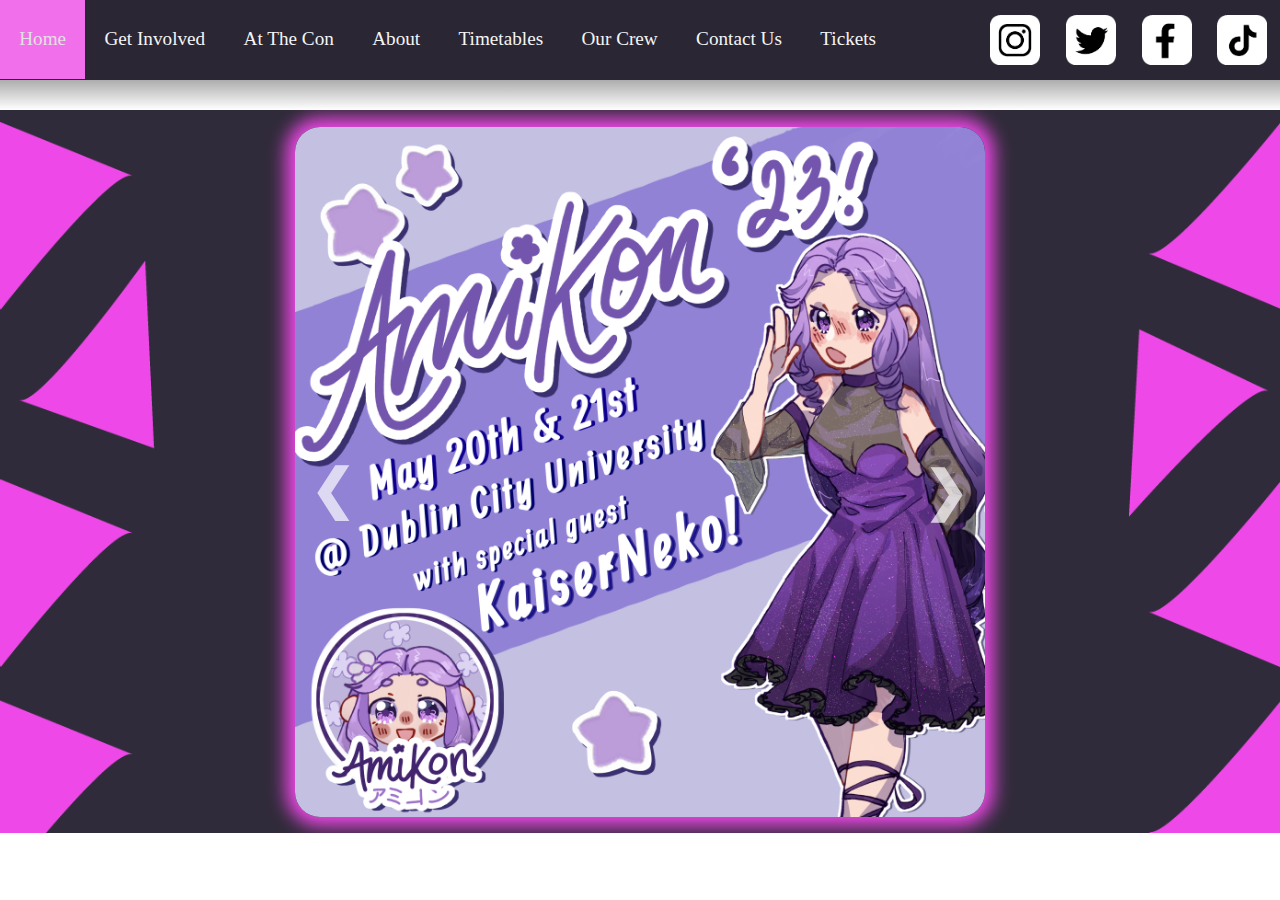
<file: index.html>
<!DOCTYPE html>
<html lang="en">

<head>
    <title>Anime and Manga Convention | Amikon</title>
    <meta charset="UTF-8">
    <meta name="description" content="Home section for the Amikon Convention">
    <meta name="viewport" content="width=device-width, initial-scale=1.0">
    <link rel="stylesheet" href="styles/base.css">
    <link rel="stylesheet" href="styles/index.css">
    <link rel="shortcut icon" href="favicon.ico">
    <!--
		
             #made by ur boi CorrupDTA#7930, (I spent my weekend on this ok).
			 
			 
        -->
</head>

<body>
    <div class="nav-cont">
    <div class="topnav" id="myTopnav">
        <span class="home"><a class="navfirst" href="index.html">Home</a></span>
        <a href="involvement.html">Get Involved</a>
        <a href="atthecon.html"> At The Con</a>
        <a href="about.html">About</a>
        <a href="timetables.html"> Timetables</a>
        <a href="crew.html"> Our Crew</a>
        <a href="contact.html"> Contact Us</a>
        <a href="https://dcusu.ticketsolve.com/ticketbooth/shows/873635685"> Tickets</a>
        <!-- why are comments so weird in html -->
        <div class="social" id="socials">
            <a href="https://www.tiktok.com/@amikonconvention"> <img src="img/tiktok.png" alt="Tiktok logo"> </a>
            <a href="https://www.facebook.com/amikondublin/"> <img src="img/facebook.png" alt="Facebook logo"> </a>
            <a href="https://twitter.com/AmiKonDublin"> <img src="img/twitter.png" alt="Twitter logo"></a>
            <a href="https://www.instagram.com/amikondublin/?hl=en"> <img src="img/instagram.png" alt="Instagram Logo">
            </a>
        </div>
        <a href="javascript:void(0);" class="icon" onclick="myFunction()">
            <img class="ico" src="img/fabar.png" alt="navbar">
        </a>
    </div>
    <div class="top-spacer"></div>
</div>

    <!-- the body starts here -->
    <div class="main">
        <div class="content">
            <!-- CONTENT GOES HERE -->
            <div class="slideshow-container">
                <div class="slide fade">
                    <img src="img/slide/amiposter.png" alt="Amikon Poster">
                </div>
                <div class="slide fade">
                    <img src="img/slide/kaiser 1x1.png" alt="Kaiser">
                </div>
                
                <!-- Cosplay Creators-->
                <div class="slide fade">
                    <img src="img/slide/lowlowcheese 1x1.png" alt="lowlowcheese">
                </div>
                <div class="slide fade">
                    <img src="img/slide/jericho 1x1.png" alt="Jericho">
                </div>
                <div class="slide fade">
                    <img src="img/slide/hannyu 1x1.png" alt="Hannyu">
                </div>
                <div class="slide fade">
                    <img src="img/slide/eevee 1x1.png" alt="Eevee">
                </div>
                <div class="slide fade">
                    <img src="img/slide/jay brown 1x1.png" alt="Jay Brown">
                </div>

                <!-- Content Creators-->
                <div class="slide fade">
                    <img src="img/slide/1x1 content creator.png" alt="Black V">
                </div>
                <div class="slide fade">
                    <img src="img/slide/cakejumper 1x1 website.jpg" alt="Cakejumper">
                </div>
                <div class="slide fade">
                    <img src="img/slide/Evergreen 1x1 website.jpg" alt="Evergreen">
                </div>

                <a class="next" onclick="plusSlides(1)">&#10095;</a>
                <a class="prev" onclick="plusSlides(-1)">&#10095;</a>
            </div>
        </div>
    </div>

    <!-- the footer is here -->
    <footer>
    </footer>
    <script src="scripts/slide.js"></script>
    <script src="scripts/nav.js"></script>
</body>
</html>
</file>
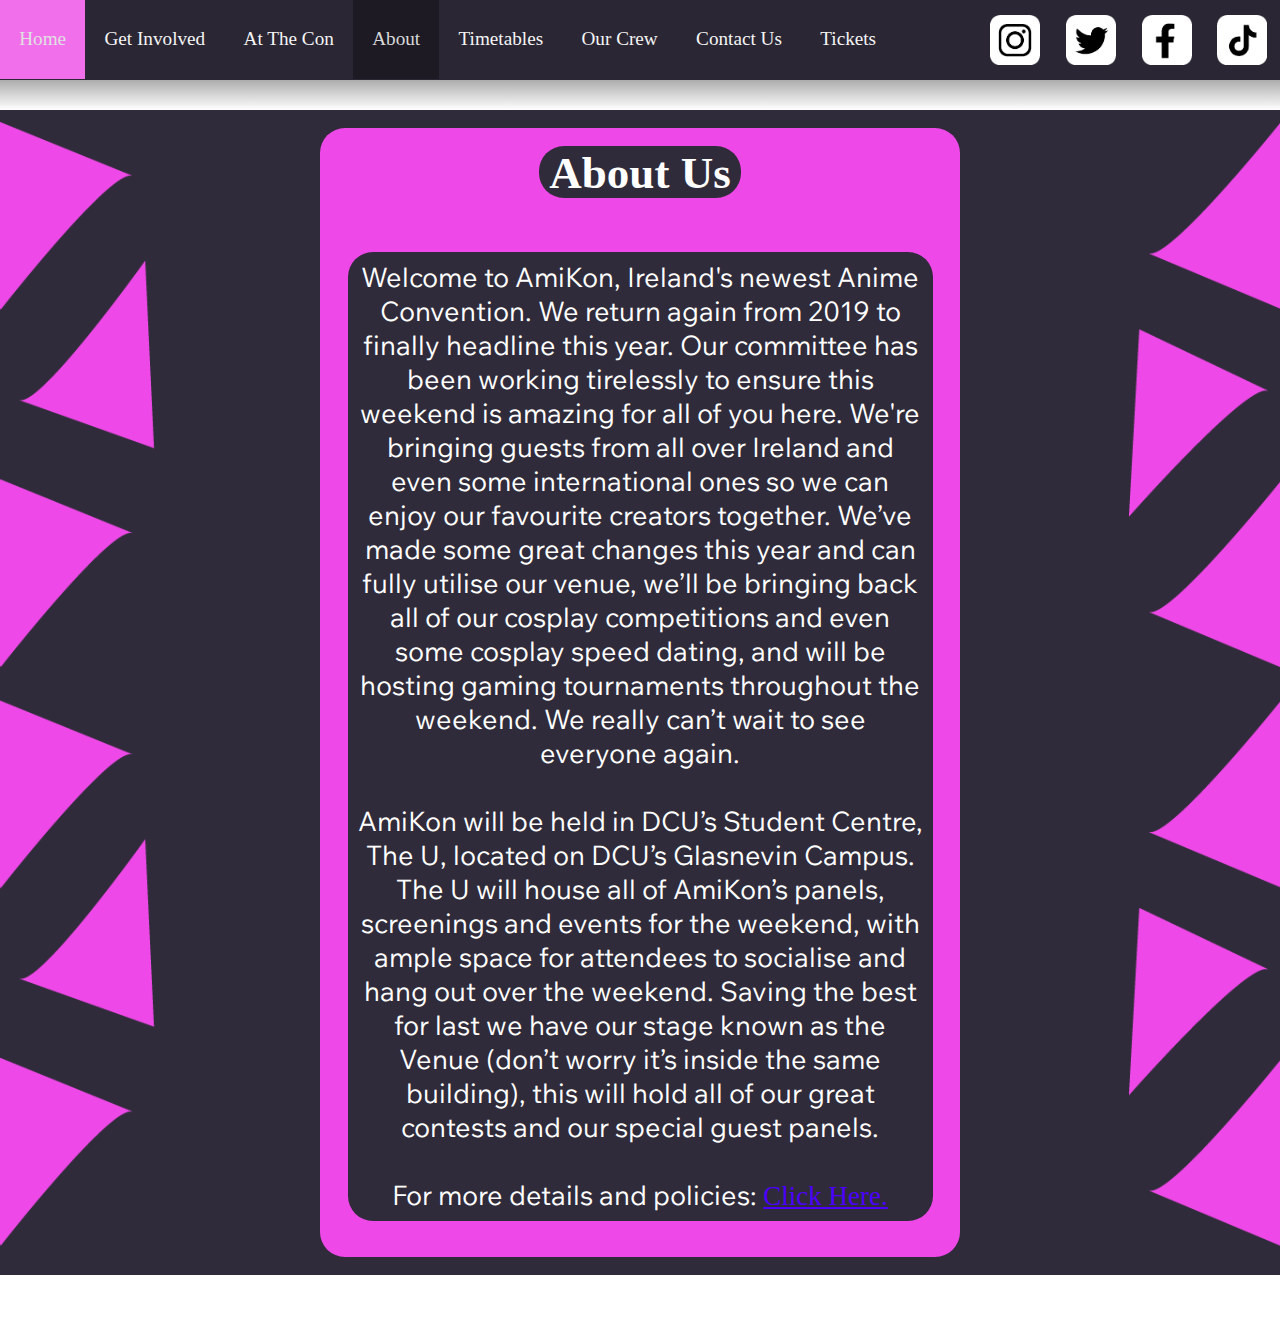
<file: about.html>
<!DOCTYPE html>
<html lang="en">

<head>
    <title>Anime and Manga Convention | Amikon</title>
    <meta charset="UTF-8">
    <meta name="description" content="Home section for the Amikon Convention">
    <meta name="viewport" content="width=device-width, initial-scale=1.0">
    <link rel="stylesheet" href="styles/base.css">
    <link rel="stylesheet" href="styles/about.css">
    <link rel="shortcut icon" href="favicon.ico">
    <script src="scripts/nav.js"></script>
    <!--
		
             #made by ur boi CorrupDTA#7930, (I spent my weekend on this ok).
			 
			 
        -->
</head>

<body>
    <div class="nav-cont">
    <div class="topnav" id="myTopnav">
        <span class="home"><a class="navfirst" href="index.html">Home</a></span>
        <a href="involvement.html">Get Involved</a>
        <a href="atthecon.html"> At The Con</a>
        <a class="current" href="about.html">About</a>
        <a href="timetables.html"> Timetables</a>
        <a href="crew.html"> Our Crew</a>
        <a href="contact.html"> Contact Us</a>
        <a href="https://dcusu.ticketsolve.com/ticketbooth/shows/873635685"> Tickets</a>
        <!-- why are comments so weird in html -->
        <div class="social" id="socials">
            <a href="https://www.tiktok.com/@amikonconvention"> <img src="img/tiktok.png" alt="Tiktok logo"> </a>
            <a href="https://www.facebook.com/amikondublin/"> <img src="img/facebook.png" alt="Facebook logo"> </a>
            <a href="https://twitter.com/AmiKonDublin"> <img src="img/twitter.png" alt="Twitter logo"></a>
            <a href="https://www.instagram.com/amikondublin/?hl=en"> <img src="img/instagram.png" alt="Instagram Logo">
            </a>
        </div>
        <a href="javascript:void(0);" class="icon" onclick="myFunction()">
            <img class="ico" src="img/fabar.png" alt="navbar">
        </a>
    </div>
    <div class="top-spacer"></div>
    </div>
    <!-- the body starts here -->
    <div class="main">
        <div class="content">
            <!-- CONTENT GOES HERE -->
            <div class="header">
                <h1>About Us</h1>
            </div>
            <div class="subcontent">
                <p>Welcome to AmiKon, Ireland's newest Anime Convention. We return again from 2019 to finally headline this year. 
                   Our committee has been working tirelessly to ensure this weekend is amazing for all of you here. 
                   We're bringing guests from all over Ireland and even some international ones so we can enjoy our favourite creators together. 
                   We’ve made some great changes this year and can fully utilise our venue, we’ll be bringing back all of our cosplay competitions 
                   and even some cosplay speed dating, and will be hosting gaming tournaments throughout the weekend. We really can’t wait to see everyone again.<br><br>
                   AmiKon will be held in DCU’s Student Centre, The U, located on DCU’s Glasnevin Campus. 
                   The U will house all of AmiKon’s panels, screenings and events for the weekend, with ample space for attendees to 
                   socialise and hang out over the weekend. Saving the best for last we have our stage known as the Venue 
                   (don’t worry it’s inside the same building), this will hold all of our great contests and our special guest panels.<br><br>
                   For more details and policies: <a href="img/AmiKon_2023_Policy_Guide.pdf" target="_blank">Click Here.</a>
                </p>
            </div>
        </div>
    </div>
    <!-- the footer is here -->
    <footer>
    </footer>
</body>

</html>
</file>
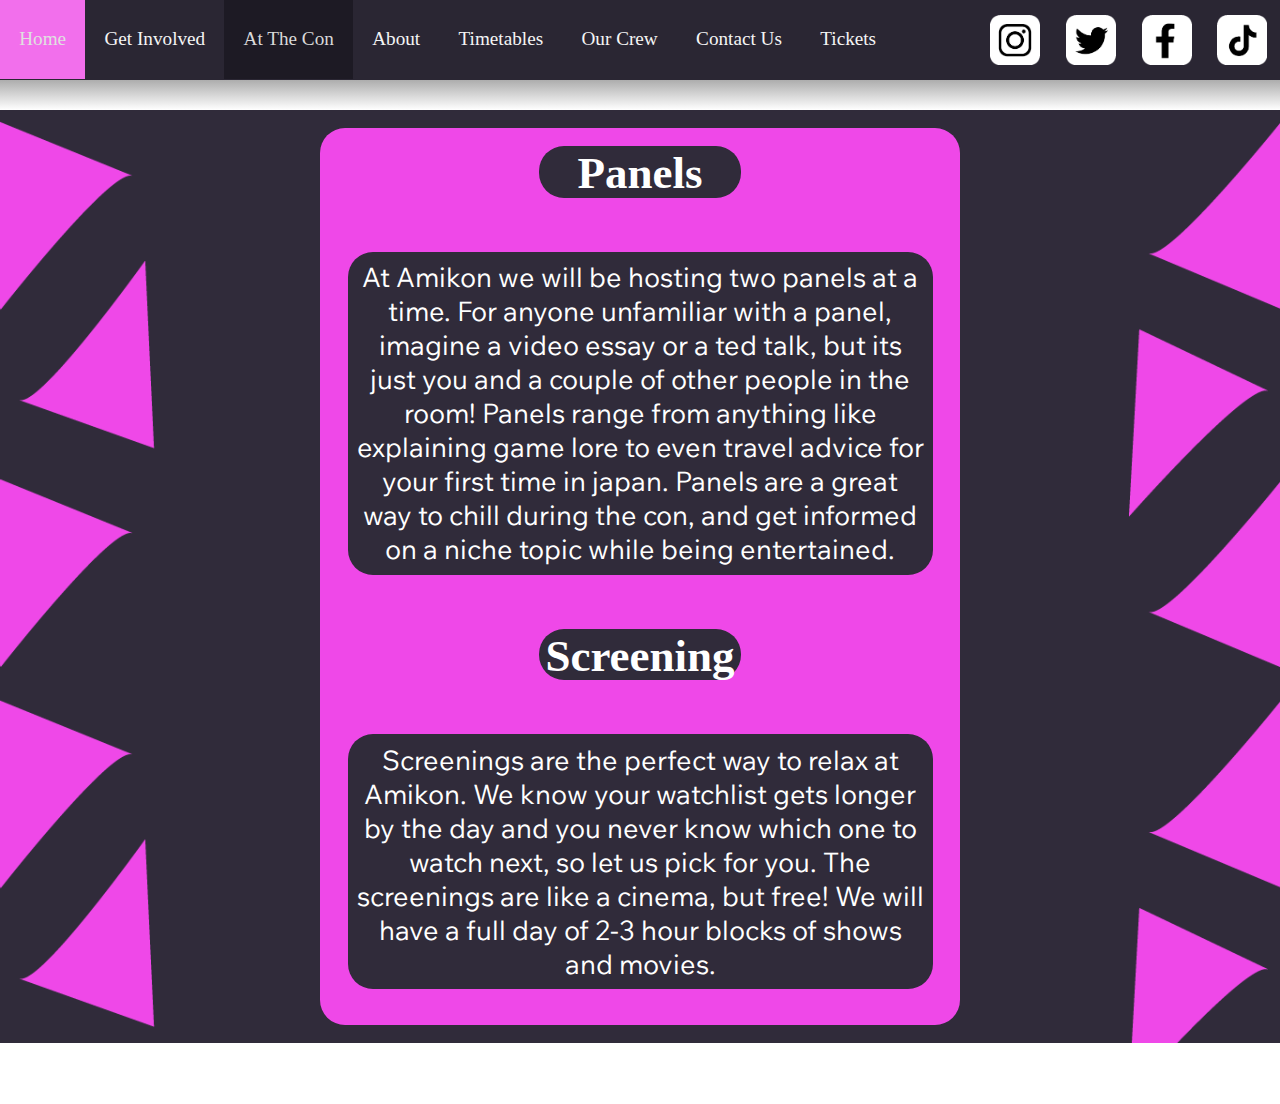
<file: atthecon.html>
<!DOCTYPE html>
<html lang="en">

<head>
    <title>Anime and Manga Convention | Amikon</title>
    <meta charset="UTF-8">
    <meta name="description" content="Home section for the Amikon Convention">
    <meta name="viewport" content="width=device-width, initial-scale=1.0">
    <link rel="stylesheet" href="styles/base.css">
    <link rel="stylesheet" href="styles/about.css">
    <link rel="shortcut icon" href="favicon.ico">
    <script src="scripts/nav.js"></script>
    <!--
		
             #made by ur boi CorrupDTA#7930, (I spent my weekend on this ok).
			 
			 
        -->
</head>

<body>
    <div class="nav-cont">
    <div class="topnav" id="myTopnav">
        <span class="home"><a class="navfirst" href="index.html">Home</a></span>
        <a href="involvement.html">Get Involved</a>
        <a class="current" href="atthecon.html"> At The Con</a>
        <a href="about.html">About</a>
        <a href="timetables.html"> Timetables</a>
        <a href="crew.html"> Our Crew</a>
        <a href="contact.html"> Contact Us</a>
        <a href="https://dcusu.ticketsolve.com/ticketbooth/shows/873635685"> Tickets</a>
        <!-- why are comments so weird in html -->
        <div class="social" id="socials">
            <a href="https://www.tiktok.com/@amikonconvention"> <img src="img/tiktok.png" alt="Tiktok logo"> </a>
            <a href="https://www.facebook.com/amikondublin/"> <img src="img/facebook.png" alt="Facebook logo"> </a>
            <a href="https://twitter.com/AmiKonDublin"> <img src="img/twitter.png" alt="Twitter logo"></a>
            <a href="https://www.instagram.com/amikondublin/?hl=en"> <img src="img/instagram.png" alt="Instagram Logo">
            </a>
        </div>
        <a href="javascript:void(0);" class="icon" onclick="myFunction()">
            <img class="ico" src="img/fabar.png" alt="navbar">
        </a>
    </div>
    <div class="top-spacer"></div>
    </div>
    <!-- the body starts here -->
    <div class="main">
        <div class="content">
            <!-- CONTENT GOES HERE -->
            <div class="header">
                <h1>Panels</h1>
            </div>
            <div class="subcontent">
                <p>At Amikon we will be hosting two panels at a time. For anyone unfamiliar with a panel,
                    imagine a video essay or a ted talk, but its just you and a couple of other people in
                    the room! Panels range from anything like explaining game lore to even travel advice 
                    for your first time in japan. Panels are a great way to chill during the con, and get
                    informed on a niche topic while being entertained.</p>
            </div>
            <div class="header">
                <h1>Screening</h1>
            </div>
            <div class="subcontent">
                <p>Screenings are the perfect way to relax at Amikon. We know your watchlist gets longer by 
                    the day and you never know which one to watch next, so let us pick for you. The screenings
                    are like a cinema, but free! We will have a full day of 2-3 hour blocks of shows and movies.</p>
            </div>
        </div>
    </div>
    <!-- the footer is here -->
    <footer>
    </footer>
</body>

</html>
</file>
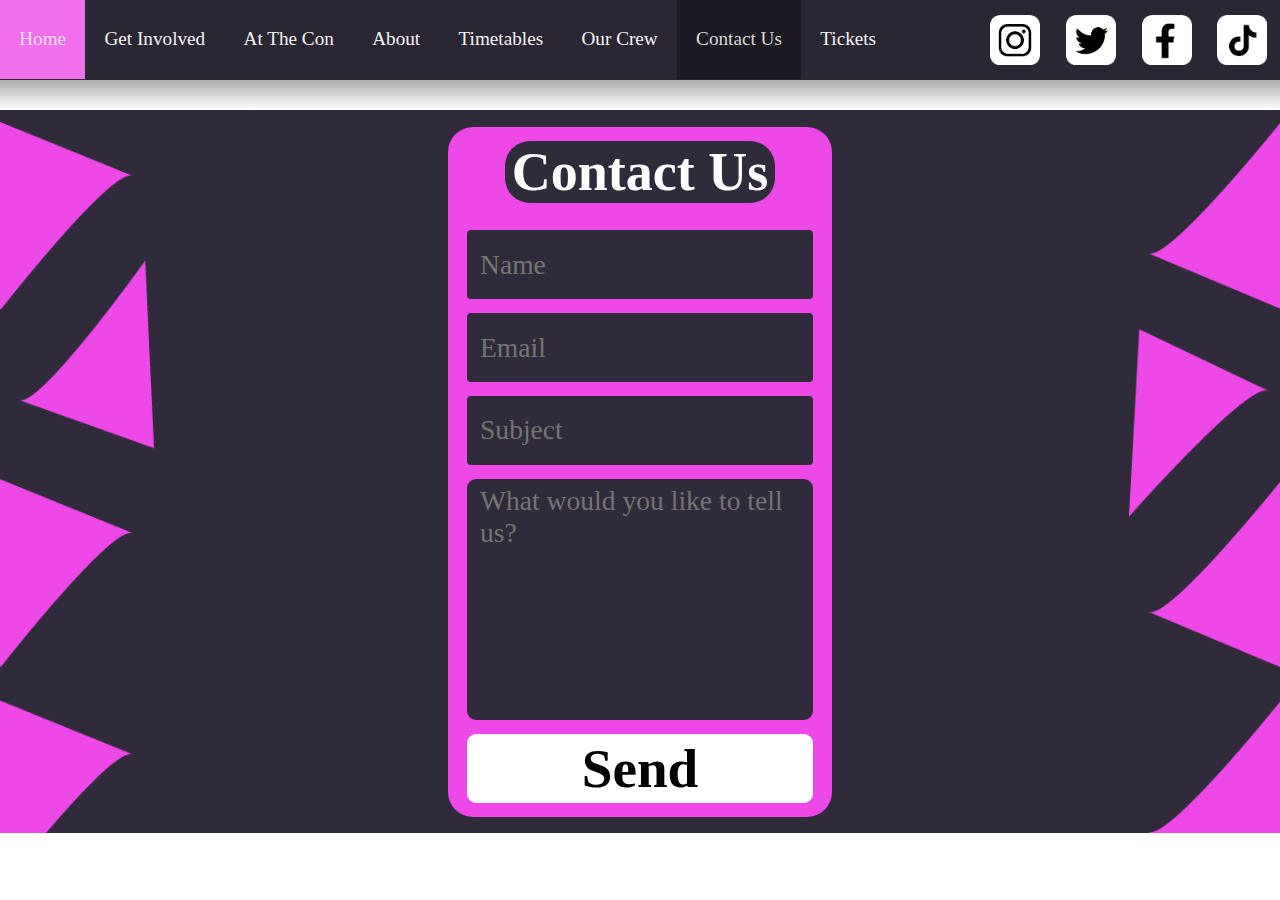
<file: contact.html>
<!DOCTYPE html>
<html lang="en">

<head>
  <title>Anime and Manga Convention | Amikon</title>
  <meta charset="UTF-8">
  <meta name="description" content="Home section for the Amikon Convention">
  <meta name="viewport" content="width=device-width, initial-scale=1.0">
  <link rel="stylesheet" href="styles/base.css">
  <link rel="stylesheet" href="styles/contact.css">
  <link rel="shortcut icon" href="favicon.ico">
  <script src="scripts/nav.js"></script>
  <!--
		
             #made by ur boi CorrupDTA#7930, (I spent my weekend on this ok).
			 
			 
        -->
</head>

<body>
  <div class="nav-cont">
  <div class="topnav" id="myTopnav">
    <span class="home"><a class="navfirst" href="index.html">Home</a></span>
    <a href="involvement.html">Get Involved</a>
    <a href="atthecon.html"> At The Con</a>
    <a href="about.html">About</a>
    <a href="timetables.html"> Timetables</a>
    <a href="crew.html"> Our Crew</a>
    <a class="current" href="contact.html"> Contact Us</a>
    <a href="https://dcusu.ticketsolve.com/ticketbooth/shows/873635685"> Tickets</a>
    <!-- why are comments so weird in html -->
    <div class="social" id="socials">
      <a href="https://www.tiktok.com/@amikonconvention"> <img src="img/tiktok.png" alt="Tiktok logo"> </a>
      <a href="https://www.facebook.com/amikondublin/"> <img src="img/facebook.png" alt="Facebook logo"> </a>
      <a href="https://twitter.com/AmiKonDublin"> <img src="img/twitter.png" alt="Twitter logo"></a>
      <a href="https://www.instagram.com/amikondublin/?hl=en"> <img src="img/instagram.png" alt="Instagram Logo"> </a>
    </div>
    <a href="javascript:void(0);" class="icon" onclick="myFunction()">
      <img class="ico" src="img/fabar.png" alt="navbar">
    </a>
  </div>
  <div class="top-spacer"></div>
</div>

  <!-- the body starts here -->
  <div class="main">
    <div class="content">
      <!-- CONTENT GOES HERE -->
      <div class="header">
        <h1>Contact Us</h1>
      </div>
      <form action="mailto:Amikoncon@gmail.com" id="contact-form">
        <input type="text" id="name" name="name" placeholder="Name">
        <input type="text" id="email" name="email" placeholder="Email">
        <input type="text" id="subject" name="subject" placeholder="Subject">
        <textarea type="text" rows="4" id="long" name="body" placeholder="What would you like to tell us?"></textarea>
        <input type="submit" value="Send">
      </form>
    </div>
    </div>
  <!-- the footer is here -->
  <footer>
  </footer>
</body>
</html>
</file>
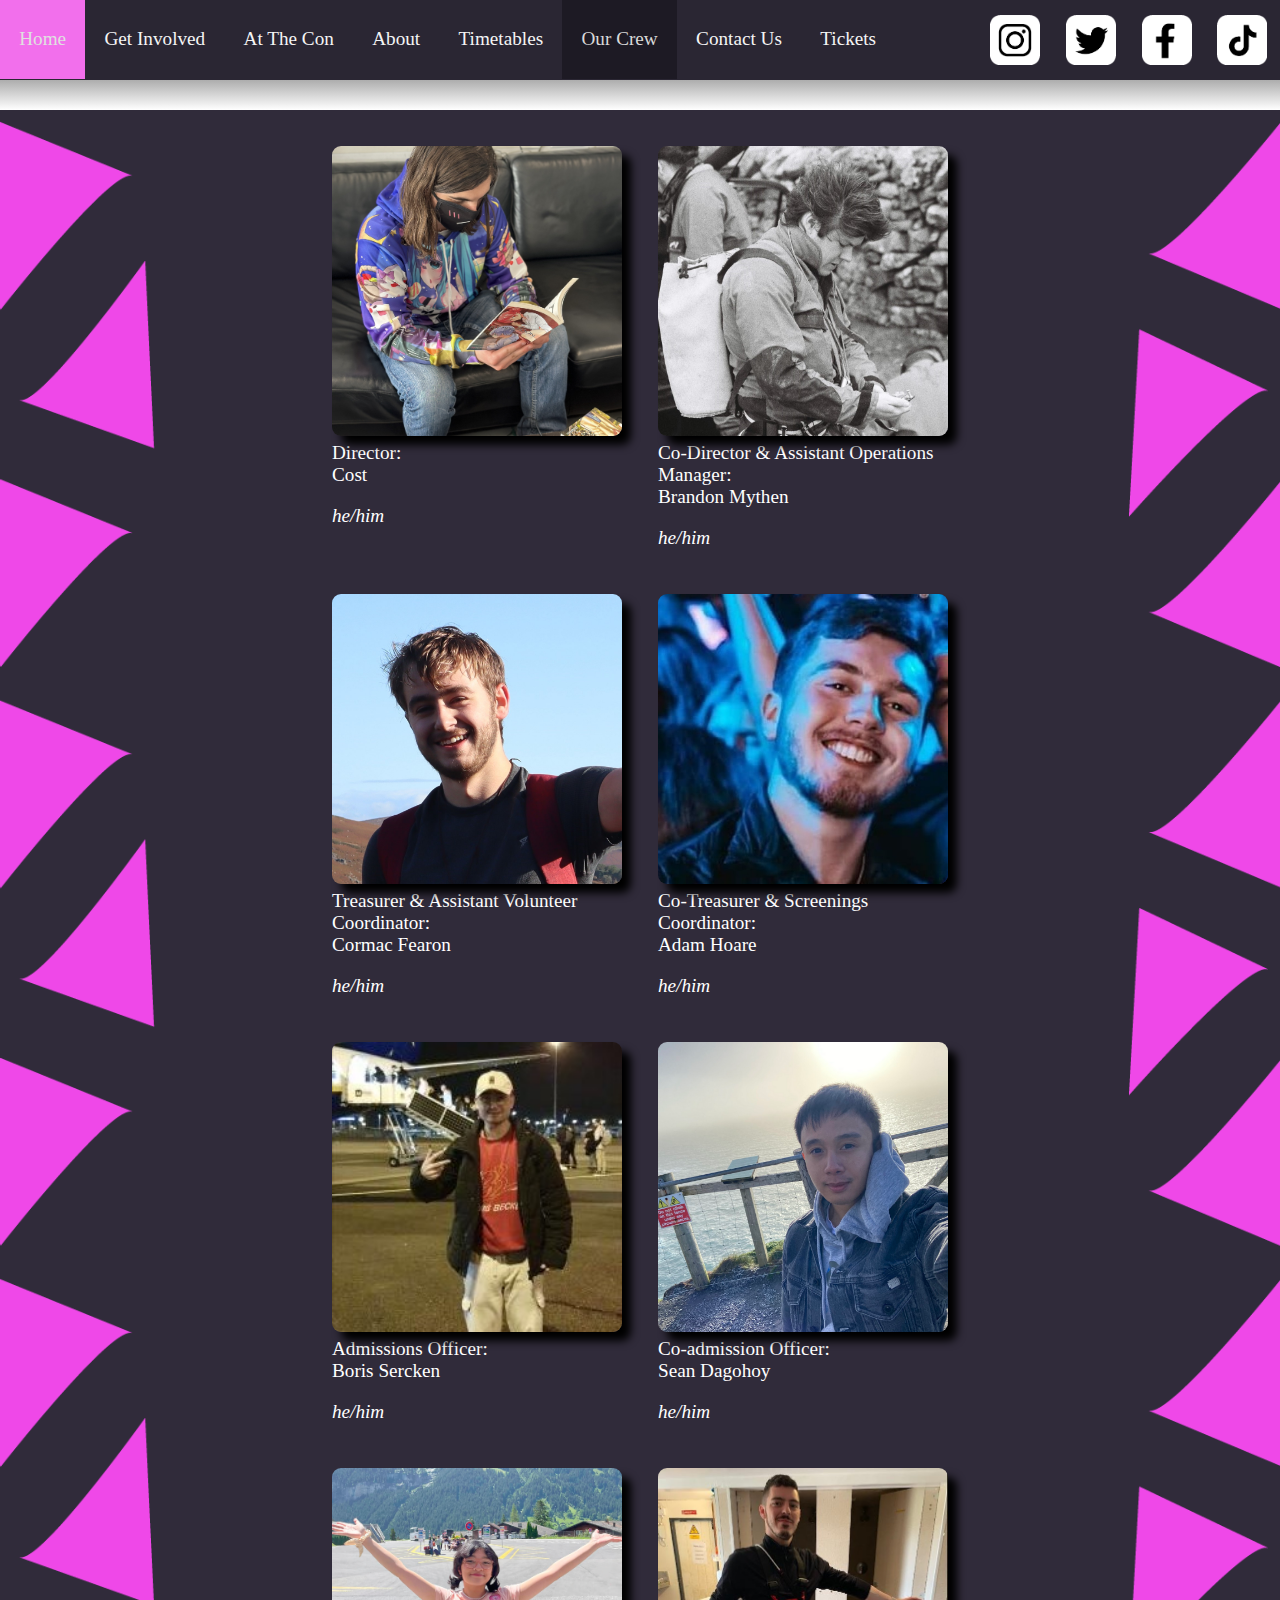
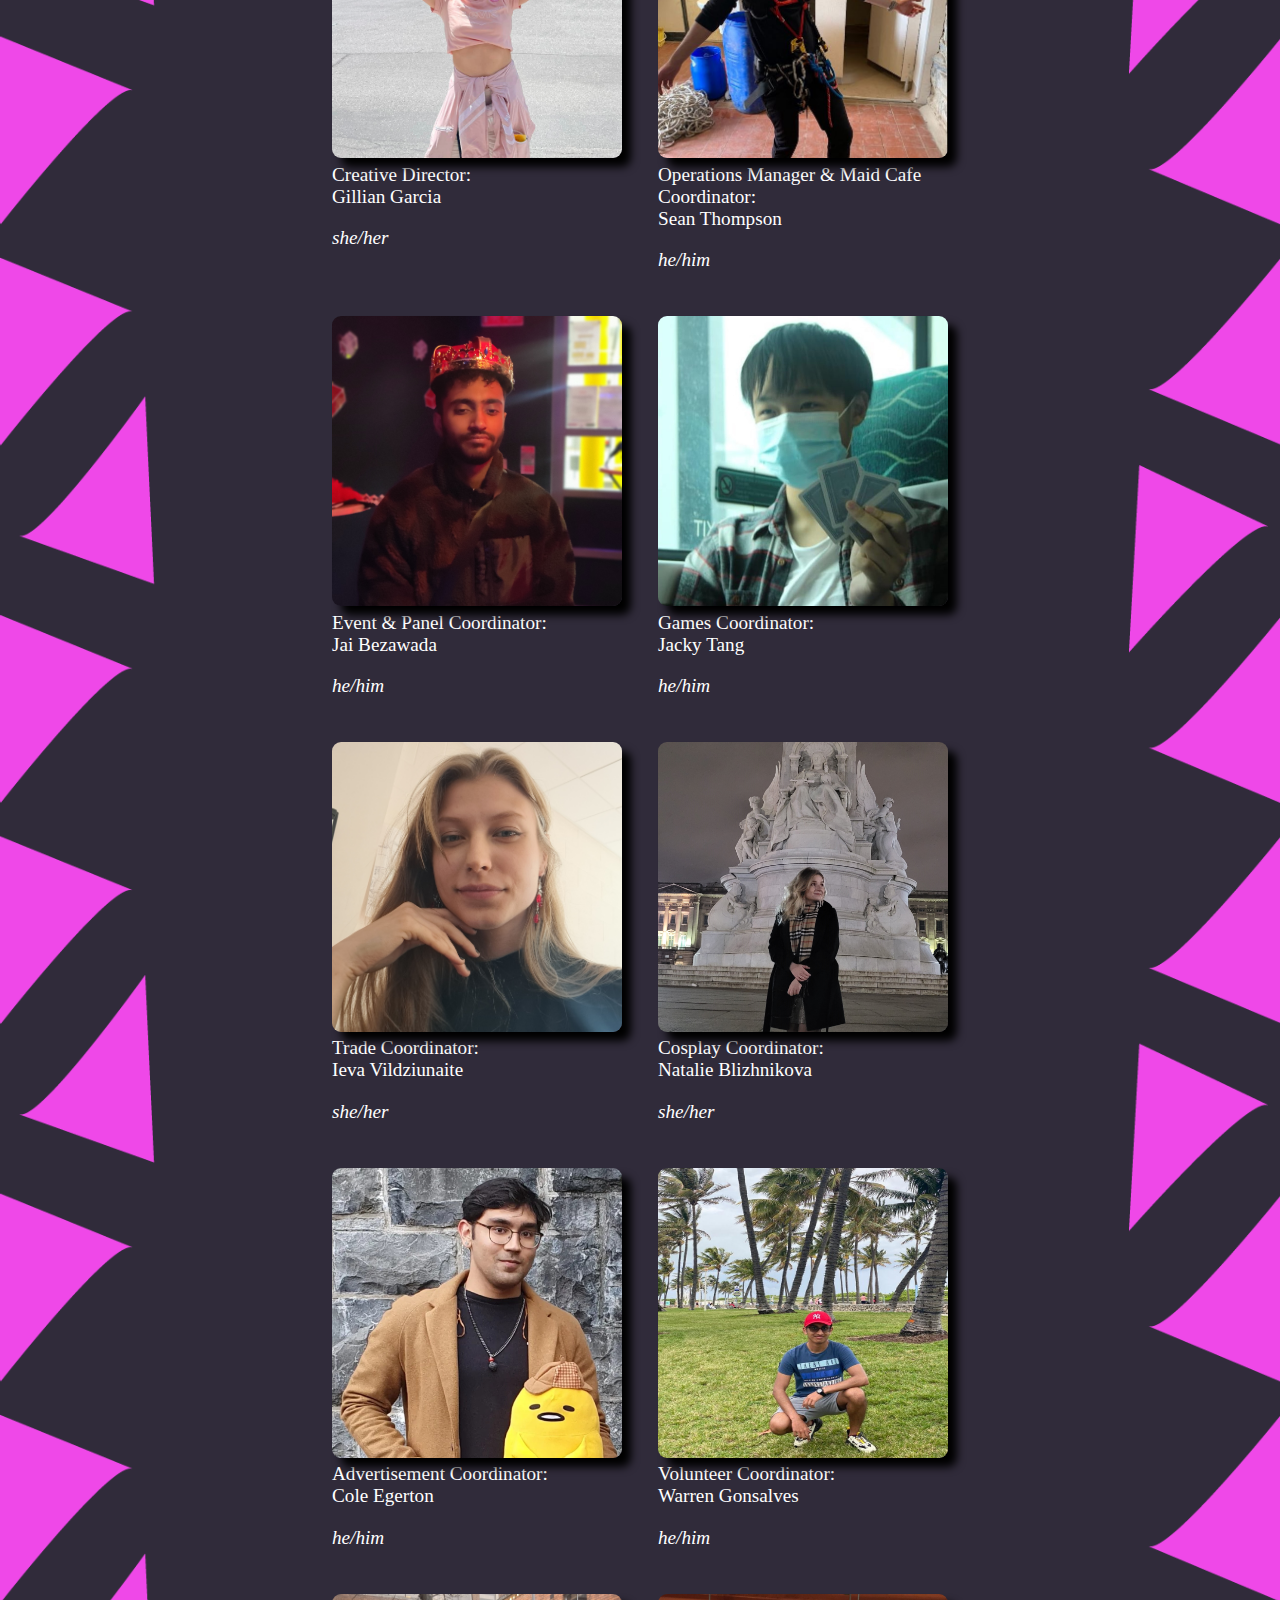
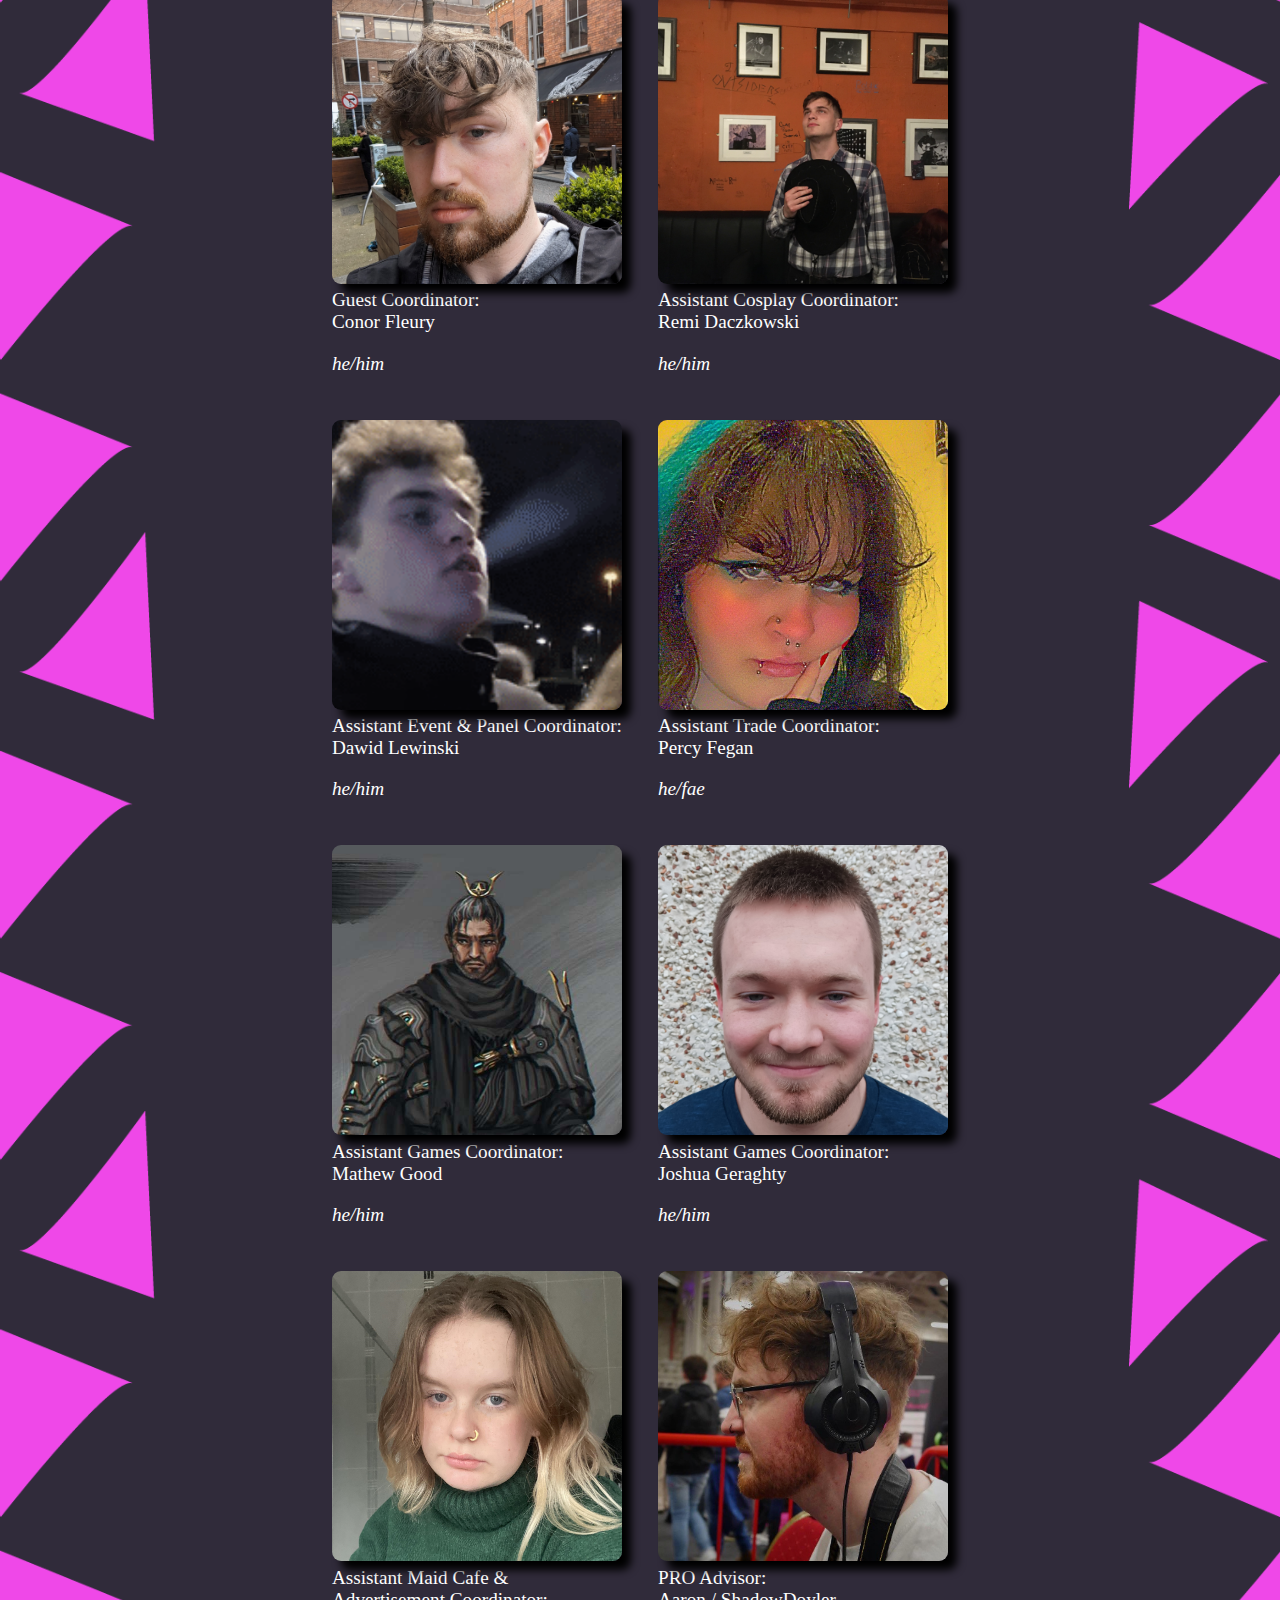
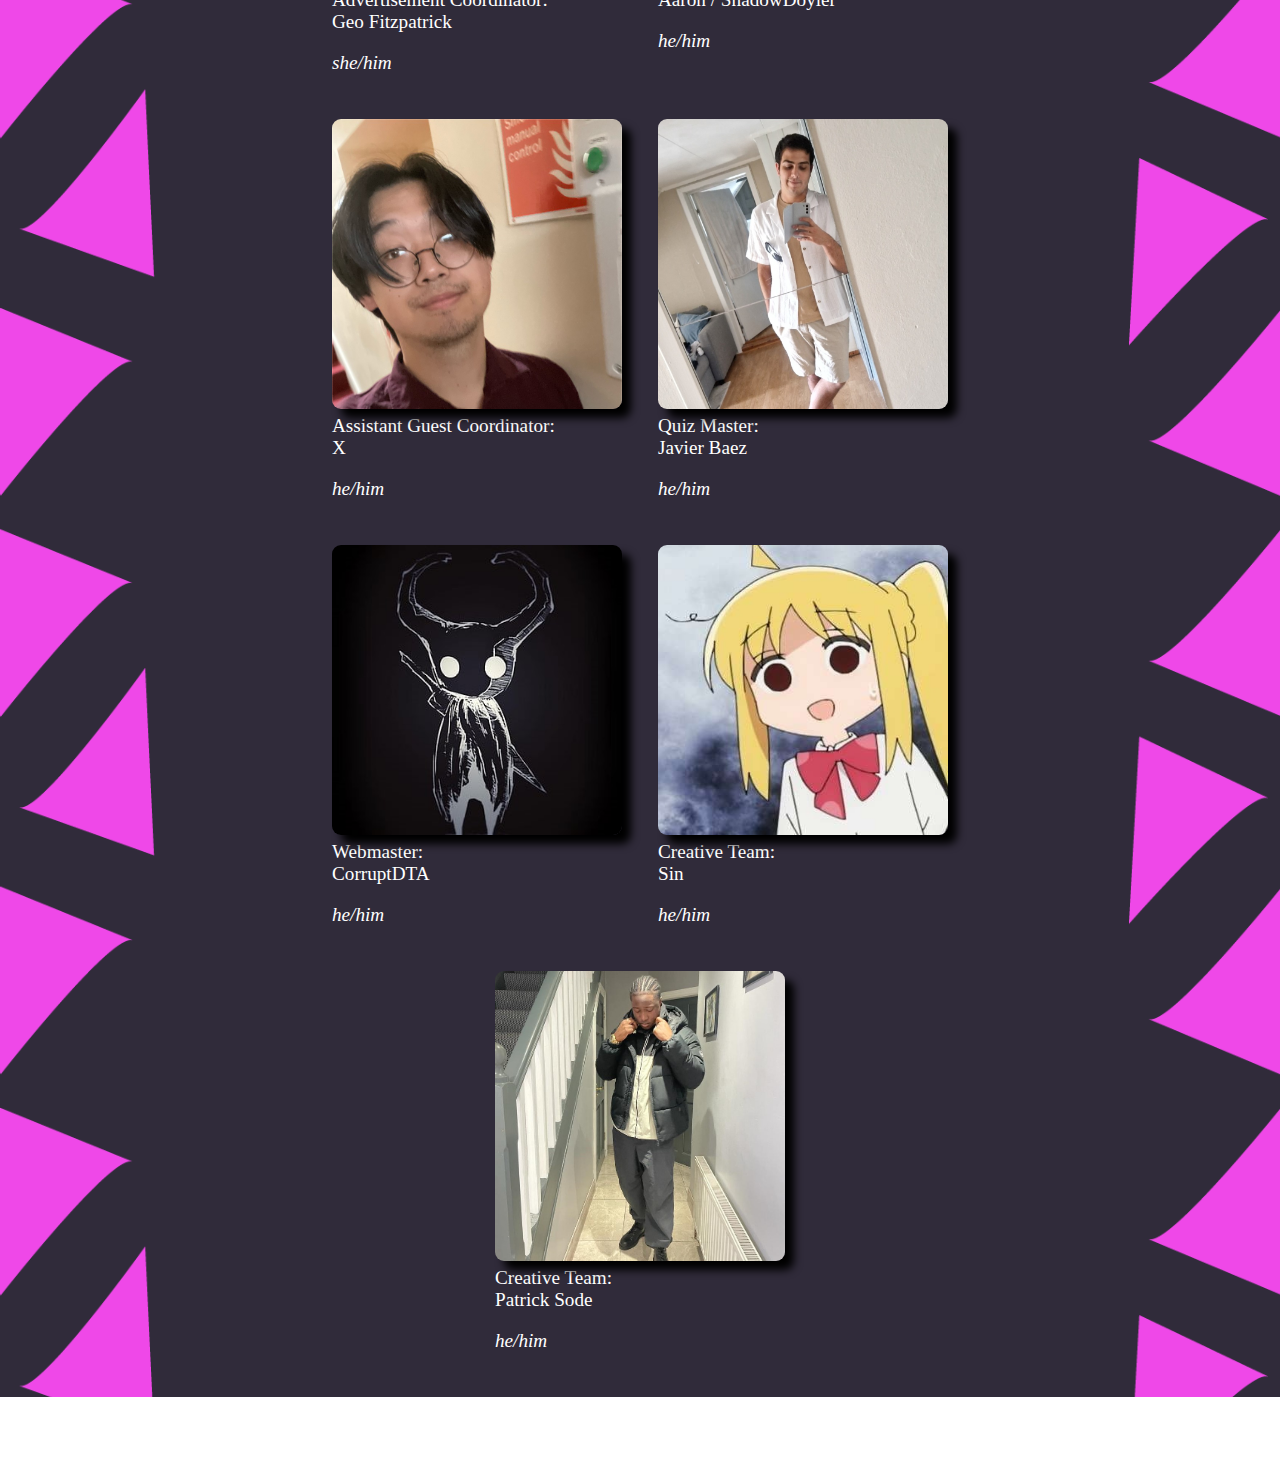
<file: crew.html>
<!DOCTYPE html>
<html lang="en">

<head>
	<title>Anime and Manga Convention | Amikon</title>
	<meta charset="UTF-8">
	<meta name="description" content="Home section for the Amikon Convention">
	<meta name="viewport" content="width=device-width, initial-scale=1.0">
	<link rel="stylesheet" href="styles/base.css">
	<link rel="stylesheet" href="styles/crew.css">
	<link rel="shortcut icon" href="favicon.ico">
	<script src="scripts/nav.js"></script>
	<!--
		
             #made by ur boi CorrupDTA#7930, (I spent my weekend on this ok).
			 
			 
        -->
</head>

<body>
	<div class="nav-cont">
	<div class="topnav" id="myTopnav">
		<span class="home"><a class="navfirst" href="index.html">Home</a></span>
		<a href="involvement.html">Get Involved</a>
		<a href="atthecon.html"> At The Con</a>
		<a href="about.html">About</a>
		<a href="timetables.html"> Timetables</a>
		<a class="current" href="crew.html"> Our Crew</a>
		<a href="contact.html"> Contact Us</a>
		<a href="https://dcusu.ticketsolve.com/ticketbooth/shows/873635685"> Tickets</a>
		<!-- why are comments so weird in html -->
		<div class="social" id="socials">
			<a href="https://www.tiktok.com/@amikonconvention"> <img src="img/tiktok.png" alt="Tiktok logo"> </a>
			<a href="https://www.facebook.com/amikondublin/"> <img src="img/facebook.png" alt="Facebook logo"> </a>
			<a href="https://twitter.com/AmiKonDublin"> <img src="img/twitter.png" alt="Twitter logo"></a>
			<a href="https://www.instagram.com/amikondublin/?hl=en"> <img src="img/instagram.png" alt="Instagram Logo">
			</a>
		</div>
		<a href="javascript:void(0);" class="icon" onclick="myFunction()">
			<img class="ico" src="img/fabar.png" alt="navbar">
		</a>
	</div>
	<div class="top-spacer"></div>
</div>
	<!-- the body starts here -->
	<div class="main">
		<!-- <img src = "img/Body.png" alt = "If you see this somethings gone wrong, contact me ASAP"> istg Im so done with this background screwing things-->
		<div class="content">
			<!-- CONTENT GOES HERE -->
			<div class="block"><img src="img/crew/Cost.jpg" alt="Cost">
				<p>Director:<br>Cost</p>
				<i>he/him</i>
			</div>
			<div class="block"><img src="img/crew/Brandon.jpg" alt="Brandon">
				<p>Co-Director &amp; Assistant Operations Manager:<br>Brandon Mythen</p>
				<i>he/him</i>
			</div>
			<div class="block"><img src="img/crew/Cormac.jpg" alt="Cormac">
				<p>Treasurer &amp; Assistant Volunteer Coordinator:<br>Cormac Fearon</p>
				<i>he/him</i>
			</div>
			<div class="block"><img src="img/crew/Adam.jpg" alt="Adam">
				<p>Co-Treasurer &amp; Screenings Coordinator:<br>Adam Hoare</p>
				<i>he/him</i>
			</div>
			<div class="block"><img src="img/crew/boris.jpg" alt="Boris">
				<p>Admissions Officer:<br>Boris Sercken</p>
				<i>he/him</i>
			</div>
			<div class="block"><img src="img/crew/SeanD.png" alt="Sean D">
				<p>Co-admission Officer:<br>Sean Dagohoy</p>
				<i>he/him</i>
			</div>
			<div class="block"><img src="img/crew/gill.png" alt="Gillian">
				<p>Creative Director:<br>Gillian Garcia</p>
				<i>she/her</i>
			</div>
			<div class="block"><img src="img/crew/SeanT.png" alt="Sean T">
				<p>Operations Manager &amp; Maid Cafe Coordinator:<br>Sean Thompson</p>
				<i>he/him</i>
			</div>
			<div class="block"><img src="img/crew/Jai.jpg" alt="Jai">
				<p>Event &amp; Panel Coordinator:<br>Jai Bezawada</p>
				<i>he/him</i>
			</div>
			<div class="block"><img src="img/crew/Jacky.jpg" alt="Jacky">
				<p>Games Coordinator:<br>Jacky Tang</p>
				<i>he/him</i>
			</div>
			<div class="block"><img src="img/crew/ieva.jpg" alt="Ieva">
				<p>Trade Coordinator:<br>Ieva Vildziunaite</p>
				<i>she/her</i>
			</div>
			<div class="block"><img src="img/crew/Nat.jpg" alt="Natalie">
				<p>Cosplay Coordinator:<br>Natalie Blizhnikova</p>
				<i>she/her</i>
			</div>
			<div class="block"><img src="img/crew/Coal.jpg" alt="Cole">
				<p>Advertisement Coordinator:<br>Cole Egerton</p>
				<i>he/him</i>
			</div>
			<div class="block"><img src="img/crew/Warren.jpg" alt="Warren">
				<p>Volunteer Coordinator:<br>Warren Gonsalves</p>
				<i>he/him</i>
			</div>
			<div class="block"><img src="img/crew/Conor.jpg" alt="Conor">
				<p>Guest Coordinator:<br>Conor Fleury</p>
				<i>he/him</i>
			</div>
			<div class="block"><img src="img/crew/Remi.jpeg" alt="Who's Remi?">
				<p>Assistant Cosplay Coordinator:<br>Remi Daczkowski</p>
				<i>he/him</i>
			</div>
			<div class="block"><img src="img/crew/Dawid1.png" alt="Dawid">
				<p>Assistant Event &amp; Panel Coordinator:<br>Dawid Lewinski</p>
				<i>he/him</i>
			</div>
			<div class="block"><img src="img/crew/Percy.jpg" alt="Amikon Poster">
				<p>Assistant Trade Coordinator:<br>Percy Fegan</p>
				<i>he/fae</i>
			</div>
			<div class="block"><img src="img/crew/Mathew.jpg" alt="Mathew">
				<p>Assistant Games Coordinator:<br>Mathew Good</p>
				<i>he/him</i>
			</div>
			<div class="block"><img src="img/crew/josh.jpg" alt="Josh">
				<p>Assistant Games Coordinator:<br>Joshua Geraghty</p>
				<i>he/him</i>
			</div>
			<div class="block"><img src="img/crew/geo.jpg" alt="Geo">
				<p>Assistant Maid Cafe & Advertisement Coordinator:<br>Geo Fitzpatrick</p>
				<i>she/him</i>
			</div>
			<div class="block"><img src="img/crew/aaron.png" alt="Aaron">
				<p>PRO Advisor:<br>Aaron / ShadowDoyler</p>
				<i>he/him</i>
			</div>
			<div class="block"><img src="img/crew/X.jpg" alt="X">
				<p>Assistant Guest Coordinator:<br>X</p>
				<i>he/him</i>
			</div>
			<div class="block"><img src="img/crew/Javier.jpg" alt="Javier">
				<p>Quiz Master:<br>Javier Baez</p>
				<i>he/him</i>
			</div>
			<div class="block"><img src="img/crew/Nathan.jpg" alt="Not Nathan">
				<p>Webmaster:<br>CorruptDTA</p>
				<i>he/him</i>
			</div>
			<div class="block"><img src="img/crew/sin.png" alt="Sin">
				<p>Creative Team:<br>Sin</p>
				<i>he/him</i>
			</div>
			<div class="block"><img src="img/crew/paddy.jpg" alt="Patrick">
				<p>Creative Team:<br>Patrick Sode</p>
				<i>he/him</i>
			</div>
		</div>
	</div>
	<!-- the footer is here -->
	<footer>
	</footer>
</body>

</html>
</file>
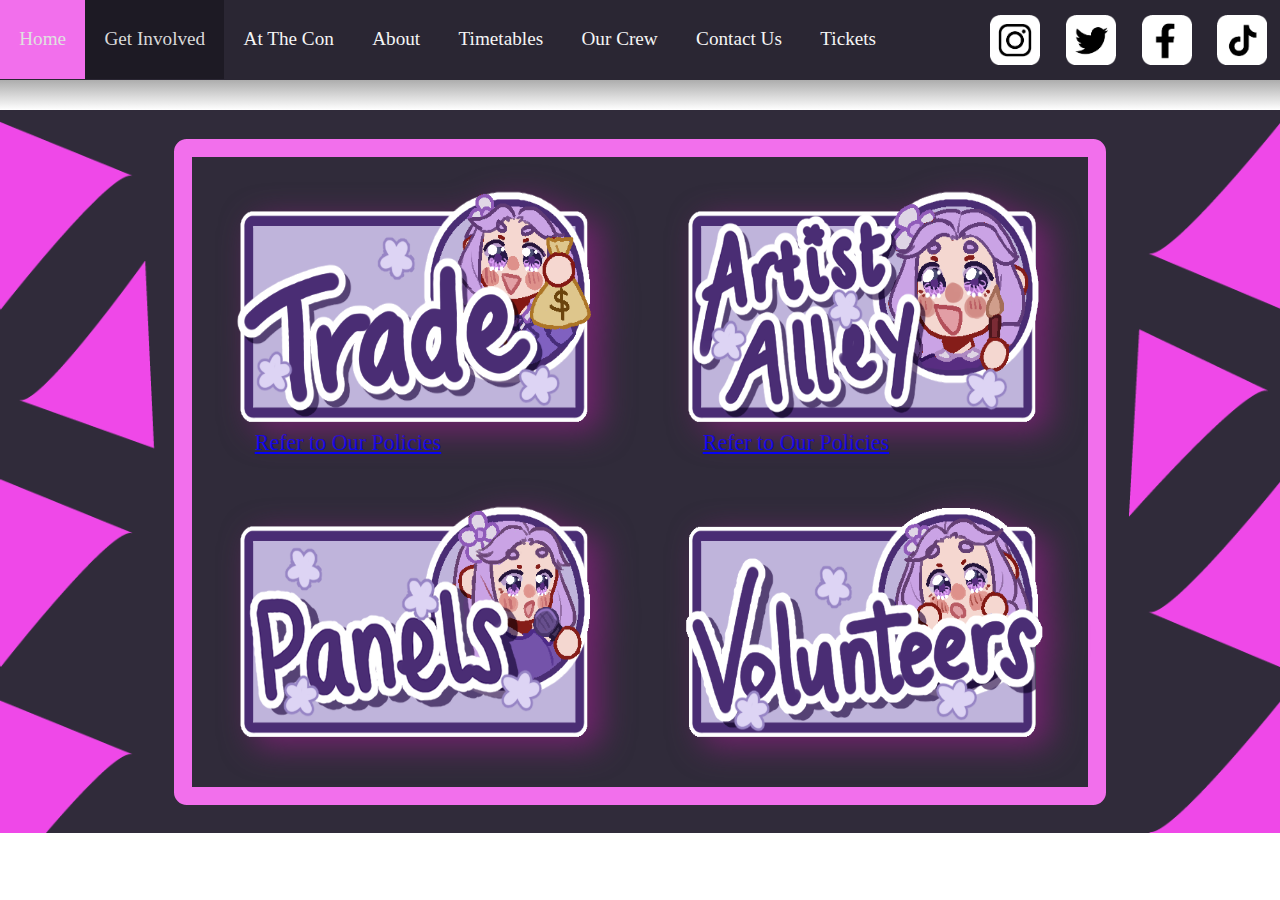
<file: involvement.html>
<!DOCTYPE html>
<html lang="en">

<head>
  <title>Anime and Manga Convention | Amikon</title>
  <meta charset="UTF-8">
  <meta name="description" content="Home section for the Amikon Convention">
  <meta name="viewport" content="width=device-width, initial-scale=1.0">
  <link rel="stylesheet" href="styles/base.css">
  <link rel="stylesheet" href="styles/involvement.css">
  <link rel="shortcut icon" href="favicon.ico">
  <script src="scripts/nav.js"></script>
  <!--
		
             #made by ur boi CorrupDTA#7930, (I spent my weekend on this ok).

        -->
</head>

<body>
  <div class="nav-cont">
  <div class="topnav" id="myTopnav">
    <span class="home"><a class="navfirst" href="index.html">Home</a></span>
    <a class="current" href="involvement.html">Get Involved</a>
    <a href="atthecon.html"> At The Con</a>
    <a href="about.html">About</a>
    <a href="timetables.html"> Timetables</a>
    <a href="crew.html"> Our Crew</a>
    <a href="contact.html"> Contact Us</a>
    <a href="https://dcusu.ticketsolve.com/ticketbooth/shows/873635685"> Tickets</a>
    <!-- why are comments so weird in html -->
    <div class="social" id="socials">
      <a href="https://www.tiktok.com/@amikonconvention"> <img src="img/tiktok.png" alt="Tiktok logo"> </a>
      <a href="https://www.facebook.com/amikondublin/"> <img src="img/facebook.png" alt="Facebook logo"> </a>
      <a href="https://twitter.com/AmiKonDublin"> <img src="img/twitter.png" alt="Twitter logo"></a>
      <a href="https://www.instagram.com/amikondublin/?hl=en"> <img src="img/instagram.png" alt="Instagram Logo"> </a>
    </div>
    <a href="javascript:void(0);" class="icon" onclick="myFunction()">
      <img class="ico" src="img/fabar.png" alt="navbar">
    </a>
  </div>
  <div class="top-spacer"></div>
</div>
  <!-- the body starts here -->
  <div class="main">
    <!-- <img src = "img/Body.png" alt = "If you see this somethings gone wrong, contact me ASAP"> istg Im so done with this background screwing things-->
    <div class="content">
      <!-- CONTENT GOES HERE -->
      <div class="block">
        <div><a href="https://docs.google.com/forms/d/e/1FAIpQLSfe8lQ6Getmm15UgGPfCilmBxdFizjFjrhs0PgKdTCBOWLBew/viewform?vc=0&c=0&w=1&flr=0">
          <img src="img/trade.png" alt="Trade"></a></div>
        <p><a href="img/AmiKon_2023_Policy_Guide.pdf#page=5" target="_blank">Refer to Our Policies</a></p>
      </div>
      <div class="block">
        <div><a href="https://docs.google.com/forms/d/e/1FAIpQLSfy4qCZ6fNQnWPVUe8l8M51S_irV84Yy8lMQDBwSVFFfTV_bw/viewform?vc=0&c=0&w=1&flr=0">
          <img src="img/artist.png" alt="Artist Alley"></a></div>
        <p><a href="img/AmiKon_2023_Policy_Guide.pdf#page=5" target="_blank">Refer to Our Policies</a></p>
      </div>
      <div class="block">
        <div><a href="https://docs.google.com/forms/u/2/d/e/1FAIpQLSdKfa0cS4BGPKpVZXOY9j1jpr2NQOsnkYn95p7Sfo4KzdYDzA/viewform?vc=0&c=0&w=1&flr=0&usp=mail_form_link&urp=gmail_link">
          <img src="img/panels.png" alt="Panels"></a></div>
      </div>
      <div class="block">
        <div><a href="https://docs.google.com/forms/d/e/1FAIpQLSdCiyl0ai_6r0hp9Dz1df3tsAwi-LbO7WDpxJKHHqBb20_0-A/viewform?vc=0&c=0&w=1&flr=0&fbzx=-3912754213599747985">
          <img src="img/volunteers.png" alt="Volunteers"></a></div>
      </div>

    </div>
  </div>
  <!-- the footer is here -->
  <footer>
  </footer>
</body>

</html>
</file>
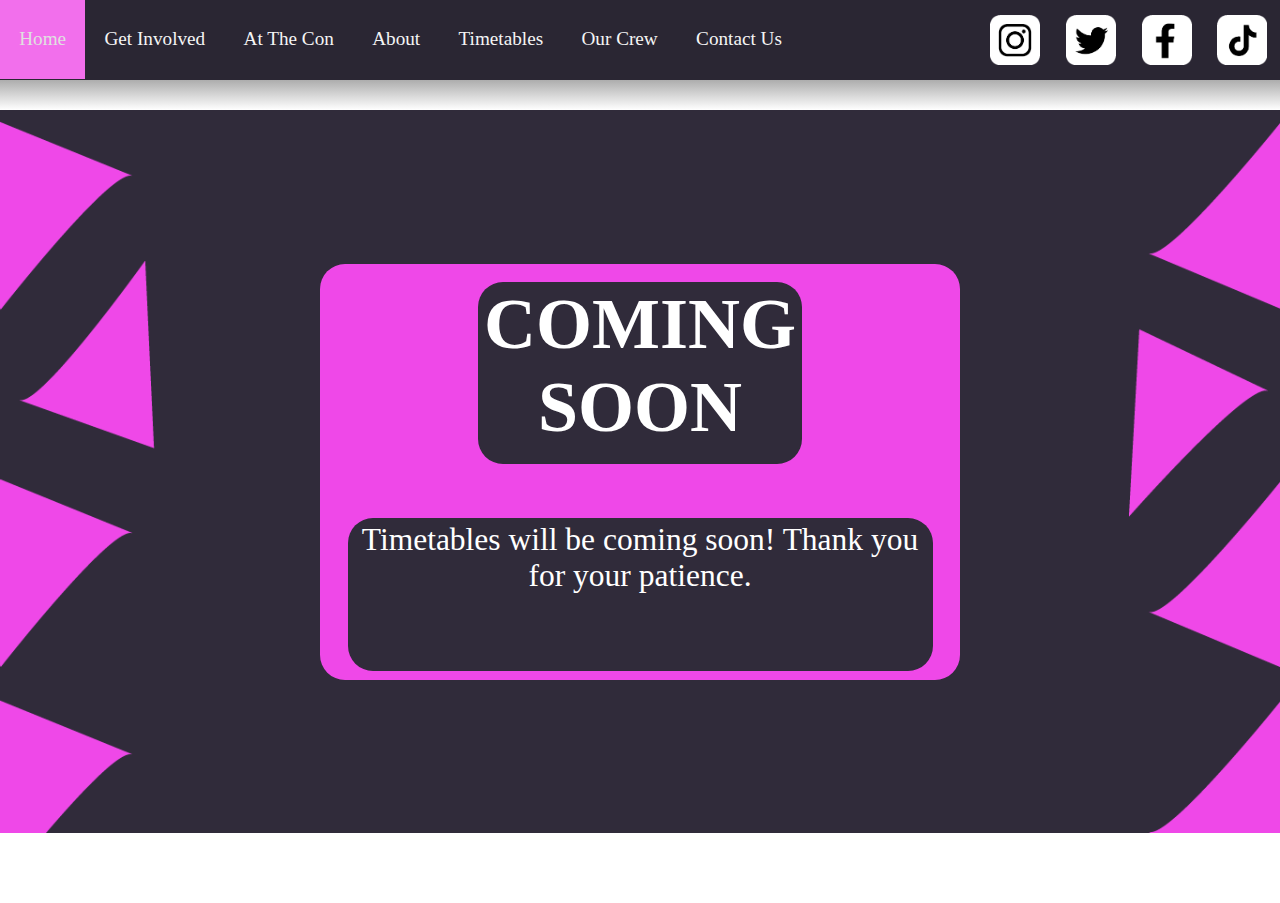
<file: placeholder.html>
<!DOCTYPE html>
<html lang="en">

<head>
    <title>Anime and Manga Convention | Amikon</title>
    <meta charset="UTF-8">
    <meta name="description" content="Home section for the Amikon Convention">
    <meta name="viewport" content="width=device-width, initial-scale=1.0">
    <link rel="stylesheet" href="styles/base.css">
    <link rel="stylesheet" href="styles/nottimestable.css">
    <link rel="shortcut icon" href="favicon.ico">
    <script src="scripts/nav.js"></script>
    <!--
		
             #made by ur boi CorrupDTA#7930, (I spent my weekend on this ok).
			 
			 
        -->
</head>

<body>
    <div class="nav-cont">
    <div class="topnav" id="myTopnav">
        <span class="home"><a class="navfirst" href="index.html">Home</a></span>
        <a href="involvement.html">Get Involved</a>
        <a href="atthecon.html"> At The Con</a>
        <a href="about.html">About</a>
        <a href="timetables.html"> Timetables</a>
        <a href="crew.html"> Our Crew</a>
        <a href="contact.html"> Contact Us</a>
        <!-- why are comments so weird in html -->
        <div class="social" id="socials">
            <a href="https://www.youtube.com/shorts/NEfs8Ljsmso"> <img src="img/tiktok.png" alt="Tiktok logo"> </a>
            <a href="https://www.facebook.com/amikondublin/"> <img src="img/facebook.png" alt="Facebook logo"> </a>
            <a href="https://twitter.com/AmiKonDublin"> <img src="img/twitter.png" alt="Twitter logo"></a>
            <a href="https://www.instagram.com/amikondublin/?hl=en"> <img src="img/instagram.png" alt="Instagram Logo">
            </a>
        </div>
        <a href="javascript:void(0);" class="icon" onclick="myFunction()">
            <img class="ico" src="img/fabar.png" alt="navbar">
        </a>
    </div>
    <div class="top-spacer"></div>
</div>
    <!-- the body starts here -->
    <div class="main">
        <div class="content">
            <!-- CONTENT GOES HERE -->
            <div class="header">
                <h1>COMING SOON</h1>
            </div>
            <div class="subcontent">
                <p>Timetables will be coming soon! Thank you for your patience.<br><br><br></p>
            </div>
        </div>
    </div>
    <!-- the footer is here -->
    <footer>
    </footer>
</body>

</html>
</file>
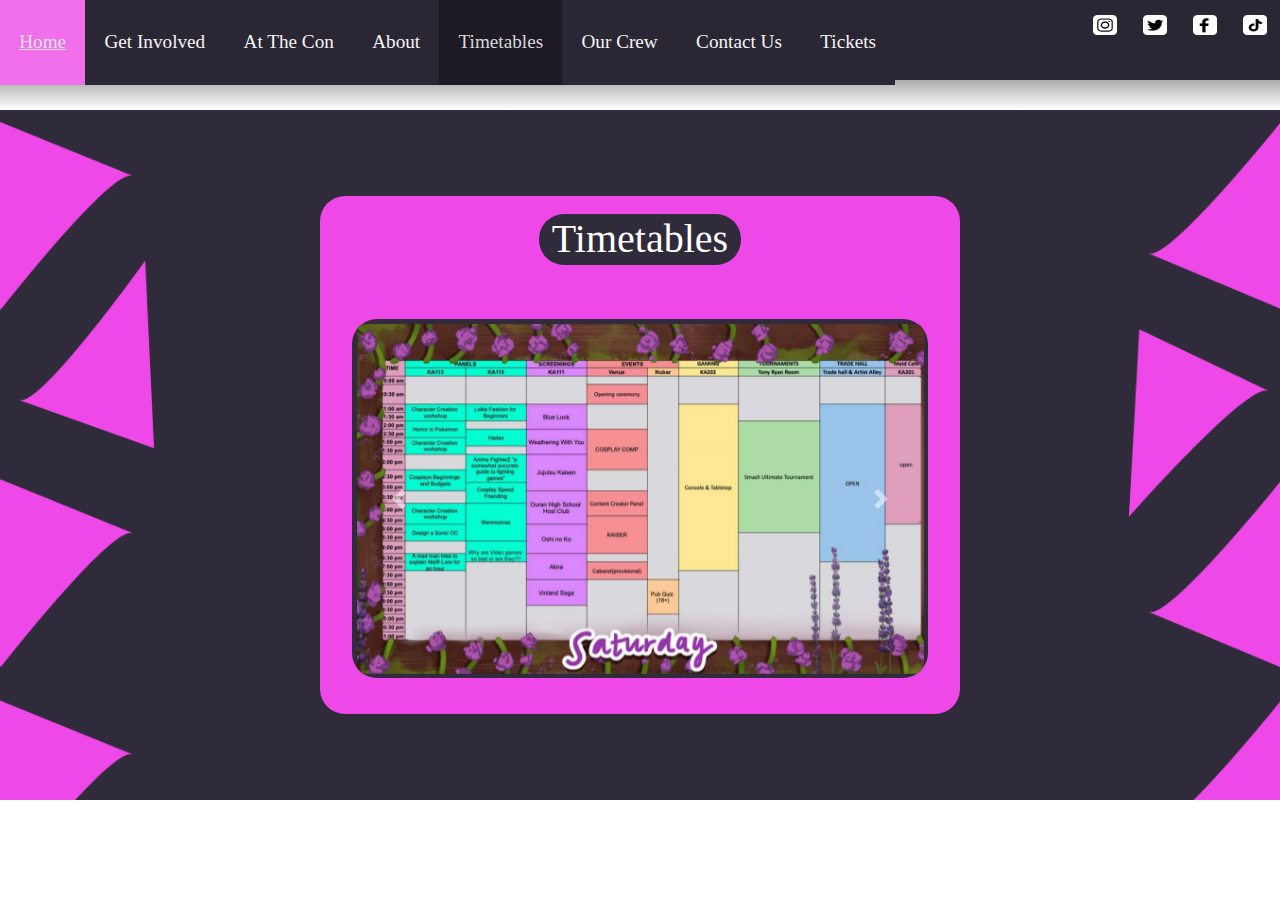
<file: timetables.html>
<!DOCTYPE html>
<html lang="en">

<head>
    <title>Anime and Manga Convention | Amikon</title>
    <meta charset="UTF-8">
    <meta name="description" content="Home section for the Amikon Convention">
    <meta name="viewport" content="width=device-width, initial-scale=1.0">
    <link rel="stylesheet" href="styles/base.css">
    <link rel="stylesheet" href="styles/about.css">
    <link rel="shortcut icon" href="favicon.ico">
    <link rel="stylesheet" href="https://cdn.jsdelivr.net/npm/bootstrap@4.0.0/dist/css/bootstrap.min.css" integrity="sha384-Gn5384xqQ1aoWXA+058RXPxPg6fy4IWvTNh0E263XmFcJlSAwiGgFAW/dAiS6JXm" crossorigin="anonymous">
    <script src="https://code.jquery.com/jquery-3.2.1.slim.min.js" integrity="sha384-KJ3o2DKtIkvYIK3UENzmM7KCkRr/rE9/Qpg6aAZGJwFDMVNA/GpGFF93hXpG5KkN" crossorigin="anonymous"></script>
    <script src="https://cdn.jsdelivr.net/npm/popper.js@1.12.9/dist/umd/popper.min.js" integrity="sha384-ApNbgh9B+Y1QKtv3Rn7W3mgPxhU9K/ScQsAP7hUibX39j7fakFPskvXusvfa0b4Q" crossorigin="anonymous"></script>
    <script src="https://cdn.jsdelivr.net/npm/bootstrap@4.0.0/dist/js/bootstrap.min.js" integrity="sha384-JZR6Spejh4U02d8jOt6vLEHfe/JQGiRRSQQxSfFWpi1MquVdAyjUar5+76PVCmYl" crossorigin="anonymous"></script>
    <script src="scripts/nav.js"></script>
    <!--
		
             #made by ur boi CorrupDTA#7930, (I spent my weekend on this ok).
			 
			 
        -->
</head>

<body>
    <div class="nav-cont">
    <div class="topnav" id="myTopnav">
        <span class="home"><a class="navfirst" href="index.html">Home</a></span>
        <a href="involvement.html">Get Involved</a>
        <a href="atthecon.html"> At The Con</a>
        <a href="about.html">About</a>
        <a class="current" href="timetables.html"> Timetables</a>
        <a href="crew.html"> Our Crew</a>
        <a href="contact.html"> Contact Us</a>
        <a href="https://dcusu.ticketsolve.com/ticketbooth/shows/873635685"> Tickets</a>
        <!-- why are comments so weird in html -->
        <div class="social" id="socials">
            <a href="https://www.tiktok.com/@amikonconvention"> <img src="img/tiktok.png" alt="Tiktok logo"> </a>
            <a href="https://www.facebook.com/amikondublin/"> <img src="img/facebook.png" alt="Facebook logo"> </a>
            <a href="https://twitter.com/AmiKonDublin"> <img src="img/twitter.png" alt="Twitter logo"></a>
            <a href="https://www.instagram.com/amikondublin/?hl=en"> <img src="img/instagram.png" alt="Instagram Logo">
            </a>
        </div>
        <a href="javascript:void(0);" class="icon" onclick="myFunction()">
            <img class="ico" src="img/fabar.png" alt="navbar">
        </a>
    </div>
    <div class="top-spacer"></div>
    </div>
    <!-- the body starts here -->
    <div class="main">
        <div class="content">
            <!-- CONTENT GOES HERE -->
            <div class="header">
                <h1>Timetables</h1>
            </div>
            <div class="subcontent">
                <div id="carouselExampleControls" class="carousel slide" data-ride="carousel">
                    <div class="carousel-inner">
                      <div class="carousel-item active">
                        <img class="d-block w-100" src="img/timetable/timetableSat.jpg" alt="First slide">
                      </div>
                      <div class="carousel-item">
                        <img class="d-block w-100" src="img/timetable/timetableSun.jpg" alt="Second slide">
                      </div>
                    </div>
                    <a class="carousel-control-prev" href="#carouselExampleControls" role="button" data-slide="prev">
                      <span class="carousel-control-prev-icon" aria-hidden="true"></span>
                      <span class="sr-only">Previous</span>
                    </a>
                    <a class="carousel-control-next" href="#carouselExampleControls" role="button" data-slide="next">
                      <span class="carousel-control-next-icon" aria-hidden="true"></span>
                      <span class="sr-only">Next</span>
                    </a>
                  </div>
            </div>
        </div>
    </div>
    <!-- the footer is here -->
    <footer>
    </footer>
</body>

</html>
</file>
<file: styles/base.css>
* {
	font-family: candara;
}

html {
	background-color: white;
	background-color: #302b3a
}

body {
	min-height: 100vh;
	background-color: white;
	display: flex;
	flex-direction: column;
	margin: 0;
	/*ensures page wont scroll when navbar is clicked in mobile */
	overflow:hidden;
}

.nav-cont {
	background-color: #2a2633;
	position:relative;
	height:auto;
	z-index:1;
}

.top-spacer {
	background-image: linear-gradient(#adadad, #ffffff);
	height:30px;
	/* SIZE OF TOP NAV CALC RIGHT HERE */
	/*margin-top: calc(max(15px, 1.2vw) + 5ex + 1px); */
	z-index: 2;
}

.topnav a:hover:not(.soc-img) {
	color: #e0e0e0;
	background-color: #5A516D;
}

.topnav a:active {
	background-color: #1D1A24;
  }

.topnav {
	background-color: #2a2633;
	margin: 0;
	padding: 0;
	height: 80px;
	width: 100vw;
	z-index: 0;
}

.topnav a {
	background-color: #2a2633;
	float: left;
	display: block;
	color: whitesmoke;
	text-align: center;
	padding: 28.3px 1.5vw;
	text-decoration: none;
	font-size: 16px;
	font-family: Candara;
	font-size: 120%;
}

.home a {
	background-color: #ef48e8;
}

.home a:hover {
	background-color: #F26FEC !important;
	color: #e0e0e0;
}
/*used for current webpage */
a.current {
	background-color:#1D1A24;
	color: rgb(217, 217, 217);
}

.social a {
	float: right;
	padding: 0;

}

a.icon {
	padding: calc(15px - 1.24ex);
}

.topnav img.ico {
	padding: 0;
	width: 60px;
	height: 60px;
	padding:3.4px 1vw;
}

.topnav img:not(.ico) {
	float: right;
	display: block;
	height: 50px;
	width: 50px;
	padding: 15px 1vw;
	overflow: hidden;
	background-color: transparent;
	justify-content: right;
}


.topnav img:hover {
	background-color: transparent;
}

.topnav .icon {
	display: none;
}


/* Identifies background page */
.main {
	padding-top: 2vh;
	padding-bottom: 2vh;
	/* ngl dunno what this num is but it calcs total height minus navbar and footer */
	height: calc(100vh - 7.8vh - 142.5px);	
	width: 100vw;
	z-index: 0;
	background-image: url("../img/body.png");
	background-repeat: repeat-y;
	background-size: 100%;
	display: flex;
	align-items: center;
    justify-content: center;
}

/* USE THIS AS REFERENCE
div.content {
    /* height results to smaller dimension. If height: subtracts footer + navbar to get area -/
	height: min(70vw, calc(100vh - 7.8vh - 140px));
	box-shadow: 0vmin 0vmin 2vmin 1vmin #ef48e8;
	border-radius: 25px;
	width: min(70vw, calc(100vh - 7.8vh - 140px));
	background-color: none;
	margin-left: auto;
	margin-right: auto;
	z-index: 1;
	overflow: hidden;
	display: flex;
	justify-content: center;
	align-items: center;
	flex-direction: row;
	flex-wrap: wrap;
} */

footer {
	background-color: white;
	height: 6.8vh;
	max-height: 80px;
	z-index: 0;
	width: 100vw;
	bottom: 0px;
	overflow: hidden;
}

footer p {
	text-align: center;
	font-size: 12px;
	font-family: Arial, Helvetica, sans-serif;
	color: darkgray;
}

@media screen and (max-width: 1180px) {
	.topnav a:not(.navfirst) {
		display: none;
	}

	.topnav a.icon {
		float: right;
		display: block;
	}

	div.social {
		display:none;
	}
}

@media screen and (max-width: 1180px) {
	.topnav.responsive {
		position: relative;
		z-index: 10;
		display:flex;
		flex-direction: column;
	}

	.topnav.responsive .icon {
		position: absolute;
		right: 0;
		top: 0;
		padding: calc(15px - 1.24ex);
	}

	.topnav.responsive a {
		float: none;
		display: block;
		text-align: left;
		padding: 3vh 1.5vw;
	}

	div.social.responsive {
		display:flex;
		overflow:hidden;
		padding: 5vh 1.5vw;
		background-color:#2a2633;
		align-items: center;
		justify-content: flex-end;
	}
}
</file>
<file: styles/index.css>
div.content {
	--width: 75vw;
	--height: 75vw;
	height: min(70vw, calc(100vh - 7.8vh - 140px));
	box-shadow: 0vmin 0vmin 2vmin 1vmin #ef48e8;
	border-radius: 25px;
	width: min(70vw, calc(100vh - 7.8vh - 140px));
	background-color: none;
	margin-left: auto;
	margin-right: auto;
	z-index: 1;
	overflow: hidden;
	display: flex;
	justify-content: center;
	align-items: center;
	flex-direction: row;
	flex-wrap: wrap;
	background-color:rgb(24, 24, 24);
}

.content img {
	display: block;
	margin-left: auto;
	margin-right: auto;
	width: 100%;
	height: 100%;
	z-index: -1;
}

.slideshow-container {
	max-width: min(70vw, calc(100vh - 7.8vh - 140px));
	max-height: min(70vw, calc(100vh - 7.8vh - 140px));
	position: relative;
	margin: auto;
  }

  .slide {
	display:none;
  }

  .prev, .next {
	cursor: pointer;
	position: absolute;
	width: auto;
	margin-top: -22px;
	top:50%;
	padding: 16px;
	color: white;
	font-weight: bold;
	font-size: 6vh;
	transition: 0.6s ease;
	border-radius: 0 3px 3px 0;
	user-select: none;
	opacity:.7;
  }

  .prev {
	border-radius: 3px 0 0 3px;
	transform: rotate(180deg);
  }

  .next {
	right:0;
	top:49%;
  }

  .prev:hover, .next:hover {
	background-color: rgba(0,0,0,0.6);
  }

  .fade {
	animation-name: fade;
	animation-duration: 1.5s;
  }
  
  @keyframes fade {	
	from {opacity: .4}
	to {opacity: 1}
  }
</file>
<file: styles/about.css>
@import url('https://fonts.googleapis.com/css2?family=Wix+Madefor+Text:ital@0;1&display=swap');

body {
	overflow-y:visible;
}
 /*fixes overflow on left side of page do to scrollbar */
img.scrollfix {
	margin-right:.7vw;
}
.main {
	height: auto;
	min-height: calc(100vh - 7.8vh - 140px);
	flex-direction:column;
}

div.spacer {
	height:7vmin;
}

div.content {
	--width: 75vw;
	--height: 75vw;
	border-radius: 25px;
	width: 50vw;
	background-color: #ef48e8;
	margin-left: auto;
	margin-right: auto;
	z-index: 1;
	overflow: hidden;
	display: flex;
	justify-content: center;
	align-items: center;
	flex-direction: row;
	flex-wrap: wrap;
	align-content: flex-start;
}

div.header {
	margin-top: 2vmin;
	font-size: 4vmin;
	color: white;
	text-align: center;
	margin-left: auto;
	margin-right: auto;
	margin-bottom: 6vmin;
	background-color: #302b3a;
	border-radius: 25px;
	width: 9em;
	height: 5ex;
	justify-content: center;
	align-items: center;
	font-size:max(.7em,2.5vmin)
}

.header h1 {
	margin-top: 1px;
	justify-content: center;
	align-items: center;
}

div.subcontent {
	padding: .5vmin;
	font-size: 3vmin;
	color: white;
	text-align: center;
	margin-left: auto;
	margin-right: auto;
	background-color: #302b3a;
	border-radius: 25px;
	min-width: 10vw;
	max-width: 90%;
	overflow:hidden;
	margin-bottom: 4vmin;
	
}

.subcontent p {
	font-family: 'Wix Madefor Text', sans-serif;
	padding: 4px;
	margin: 0;
}

.subcontent a {
	color: #4c00ff;
}

.subcontent a:active {
	color:rgb(191, 0, 191);
}

@media screen and (max-width:768px) {
	div.header {
		margin-bottom:2vh;
	}

	div.content {
		width: min(70vw, calc(100vh - 7.8vh - 140px))
	}
}

@media screen and (max-width:570px) {
	div.header {
		margin-bottom:1vh;
	}

	div.subcontent {
		font-size:max(.7em,2.5vmin);
	}
}
</file>
<file: styles/contact.css>
div.content {
  --width: 30vw;
  --height: 78vh;
  border-radius: 25px;
  width: var(--width);
  height: calc(100vh - 7.8vh - 140px);
  background-color: #ef48e8;
  z-index: 1;
  align-items: center;
  overflow: hidden;
  display:flex;
  flex-direction: column;
}

div.header {
  font-size: max(3vmin,1vh);
  color: white;
  text-align: center;
  margin-top: calc((100vh - 7.8vh - 140px) *.02);
  padding: 0px;
  margin-left: auto;
  margin-right: auto;
  margin-bottom: calc((100vh - 7.8vh - 140px) *.02);
  background-color: #302b3a;
  border-radius: 25px;
  width: 10em;
  height: calc((100vh - 7.8vh - 140px) *.1);
}

.header h1 {
  margin-top: 0;
  margin-bottom:0;
}

div.form-cont {
  width:100%;
  height: calc((100vh - 7.8vh - 140px) *.9);
}

form {
  height: calc((100vh - 7.8vh - 140px) *.9);
  width: 100%;
}


textarea {
  color: white;
  font-size: calc((100vh - 7.8vh - 140px) * .04);
  margin-left: auto;
  margin-right: auto;
  margin-top: calc((100vh - 7.8vh - 140px) *.01);
  margin-bottom: calc((100vh - 7.8vh - 140px) *.01);
  width: 90%;
  height: calc((100vh - 7.8vh - 140px) *.35);
  padding: calc((100vh - 7.8vh - 140px) *.01) 1vw;
  display: block;
  border: none;
  border-radius: 1vh;
  box-sizing: border-box;
  background-color: #302b3a;
  resize: none;
}

input[type=text] {
  color: white;
  font-size: calc((100vh - 7.8vh - 140px) * .04);
  margin-left: auto;
  margin-right: auto;
  margin-top: calc((100vh - 7.8vh - 140px) *.02);
  margin-bottom: calc((100vh - 7.8vh - 140px) *.02);
  width: 90%;
  height: calc((100vh - 7.8vh - 140px) *.1);
  padding: calc((100vh - 7.8vh - 140px) *.02) 1vw;
  display: block;
  border: none;
  border-radius: 4px;
  box-sizing: border-box;
  background-color: #302b3a;
}

input[type=submit] {
  display: block;
  width: 90%;
  background-color: white;
  color: black;
  font-size: calc((100vh - 7.8vh - 140px) * .08);
  font-weight: bold;
  height: calc((100vh - 7.8vh - 140px) *.1);
  margin-left: auto;
  margin-right: auto;
  margin-top: calc((100vh - 7.8vh - 140px) *.02);
  margin-bottom: calc((100vh - 7.8vh - 140px) *.02);
  border: none;
  border-radius: 1vh;
  cursor: pointer;
}

input[type=submit]:hover {
  background-color: rgb(243, 243, 243);
} 

@media screen and (max-width:1270px) {
  div.content {
    width: 60vw;
  }
}

@media screen and (max-width: 700px) {
  div.content {
    width: 75vw;
  }

  textarea {
    font-size:calc((100vh - 7.8vh - 140px) * .05);
  }

  input[type=text] {
    font-size:calc((100vh - 7.8vh - 140px) * .05);
  }

  input[type=submit] {
    font-size:calc((100vh - 7.8vh - 140px) * .06);
  }
}
</file>
<file: styles/crew.css>
body {
	overflow-y:visible;
}
 /*fixes overflow on left side of page do to scrollbar */
img.scrollfix {
	margin-right:.7vw;
}

.main {
	height: auto;
}

div.content {
	--width: 75vw;
	--height: 255vh;
	border-radius: 25px;
	width: var(--width);
	height: auto;
	margin-left: auto;
	margin-right: auto;
	background-color: none;
	z-index: 1;
	overflow: grow;
	display: flex;
	justify-content: center;
	flex-direction: row;
	flex-wrap: wrap;
}

div.block {
	--wblock: calc(90vw * .2);
	float: left;
	font-size: max(1.5vw, 4px);
	color: white;
	margin: 2vmin;
	background-color: #302b3a;
	width: var(--wblock);
	min-width: 290px;
	height:auto;
	overflow: visible;
	margin-bottom: 3vmin;
	display:flex;
	flex-direction: column;
}

.block img {
	display: block;
	z-index: 5;
	height:290px;
	width:290px;
	box-shadow: 1vmin 1vmin 1vmin 0vmin black;
	border-radius: 1vh;
}

@media screen and (max-width:900px) {
	div.block {
		font-size: 2ex;
	}

	.block img {
		width: 140px;
		height: 140px;
	}
}

@media screen and (max-width:425px) {
	div.block {
		max-width: 130px;
		max-height: calc(130px + 9ex);
		font-size: 1.7ex;
	}

	.block img {
		width: 130px;
		height: 130px;
	}
}

@media screen and (max-width:390px) {
	div.block {
		max-width: 180px;
		max-height: calc(180px + 9ex);
		font-size: 1.7ex;
	}

	.block img {
		width: 180px;
		height: 180px;
	}
}

.block p {
	display: block;
	float: left;
	margin-top: .3em;
}

div.subcontent {
	padding: .5vmin;
	font-size: max(4.3vmin, 16px);
	color: white;
	text-align: center;
	margin-left: auto;
	margin-right: auto;
	background-color: #302b3a;
	border-radius: 25px;
	min-width: 10vmin;
	max-width: 90%;
	min-height: 30vmin;
	margin-bottom: 1vmin;
}

.subcontent p {
	padding: 0;
	margin: 0;
}
	
@media screen and (max-width:750px) {

	div.content {
		top: 15vh
	}
}
</file>
<file: styles/involvement.css>
div.content {
	--width: 70vw;
	--height: 40vw;
	border-radius: 1vw;
	width: var(--width);
	height: min(70vw, calc(100vh - 7.8vh - 140px) *.95);
	max-height: 70vh;
	margin-left: auto;
	margin-right: auto;
	background-color: none;
	z-index: 1;
	overflow: grow;
	display: flex;
	justify-content: space-around;
	align-items: center;
	flex-direction: row;
	flex-wrap: wrap;
	border: 2vmin solid #F26FEC;
}

div.block {
	--wblock: calc(70vw * .4);
	float: left;
	font-size: max(1.25vw, .5em);
	color: white;
	margin-top: 2vmin;
	background-color: #302b3a;
	width: var(--wblock);
	height: calc(min(70vw, calc(100vh - 7.8vh - 140px) *.95) *.4 - 3ex);
	max-height: 31vh;
	overflow: visible;
	margin-bottom: 3vmin;
}

.block img {
	display: block;
	z-index: 5;
	width: calc(70vw * .4);
	height: calc(min(70vw, calc(100vh - 7.8vh - 140px) *.95) *.4 - 3ex);
	border-radius: 1vh;
	align-items: center;
	justify-content: center;
	display: flex;
	filter:drop-shadow(1.5vmin 1vmin 1.75vmin #73236f);
	transition:.25s;
}

.block img:hover {
	filter:drop-shadow(1.5vmin 1vmin 2.75vmin #ff2ef5);
}

.block span {
	font-size: 6ex
}

.block p {
	font-size: 3ex;
}

div.subcontent {
	padding: .5vmin;
	font-size: max(4.3vmin, 16px);
	color: white;
	text-align: center;
	margin-left: auto;
	margin-right: auto;
	background-color: #302b3a;
	border-radius: 25px;
	min-width: 10vmin;
	max-width: 90%;
	min-height: 30vmin;
	margin-bottom: 1vmin;
}

.content p {
	padding: 0;
	margin: 0;
	padding-left:5%;
	font-size: 2 vw;
}

.content a {
	color: blue;
}

@media screen and (max-width:370px) {
	div.block {
		font-size: .25em
	}
}
/*
@media screen and (max-width:600px) {

	div.content {
		height: 75vw;
		align-content: unset;
		border-bottom: 14vmin solid #F26FEC;
		border-top: 14vmin solid #F26FEC;
	}

	.block div {
		width: calc(70vw * .46);
		height: calc(40vw * .48 - 3ex);
	}

	div.block {
		width: calc(70vw * .46);
		height: calc(40vw * .48 + 3ex - 5vmin + max(2vw, 4px));
	}

	.block span {
		font-size: 7ex;
	}

	.block p {
		font-size: 3ex;
	}
}
</file>
<file: styles/nottimestable.css>
div.content {
	--width: 75vw;
	--height: 75vw;
	height: auto;
	border-radius: 25px;
	width: 50vw;
	background-color: #ef48e8;
	margin-left: auto;
	margin-right: auto;
	z-index: 1;
	overflow: hidden;
	display: flex;
	justify-content: center;
	align-items: center;
	flex-direction: row;
	flex-wrap: wrap;
	align-content: flex-start;
}

div.header {
	margin-top: 2vmin;
	font-size: 4vmin;
	color: white;
	text-align: center;
	margin-left: auto;
	margin-right: auto;
	margin-bottom: 6vmin;
	background-color: #302b3a;
	border-radius: 25px;
	width: 9em;
	height: 11ex;
	justify-content: center;
	align-items: center;
}

.header h1 {
	margin-top: 1px;
	justify-content: center;
	align-items: center;
}

div.subcontent {
	padding: .5vmin;
	font-size: 3.5vmin;
	color: white;
	text-align: center;
	margin-left: auto;
	margin-right: auto;
	background-color: #302b3a;
	border-radius: 25px;
	min-width: 10vmin;
	max-width: 90%;
	height: auto;
	margin-bottom: 1vmin;
}

.subcontent p {
	padding: 0;
	margin: 0;
}

footer {
	background-color: white;
	height: 7.8vh;
	max-height: 80px;
	z-index: 0;
	width: 100%;
	bottom: 0px;
}

footer p {
	text-align: center;
	font-size: 12px;
	font-family: Arial, Helvetica, sans-serif;
	color: darkgray;
}

@media screen and (max-width:1100px) {
	div.content {
		height: auto;
		max-height: 80vh;
	}

	div.subcontent {
		overflow: auto;
	}
}

@media screen and (max-width:1050px) {
	div.header {
		margin-bottom: 2vmin;
	}
}

@media screen and (max-width:700px) {
	div.subcontent {
		font-size: 1.5em;
	}
}

@media screen and (max-width:500px) {
	div.subcontent {
		font-size: 1.2em;
	}
}

@media screen and (max-width:350px) {
	div.subcontent {
		font-size: 1em;
	}
}
</file>
